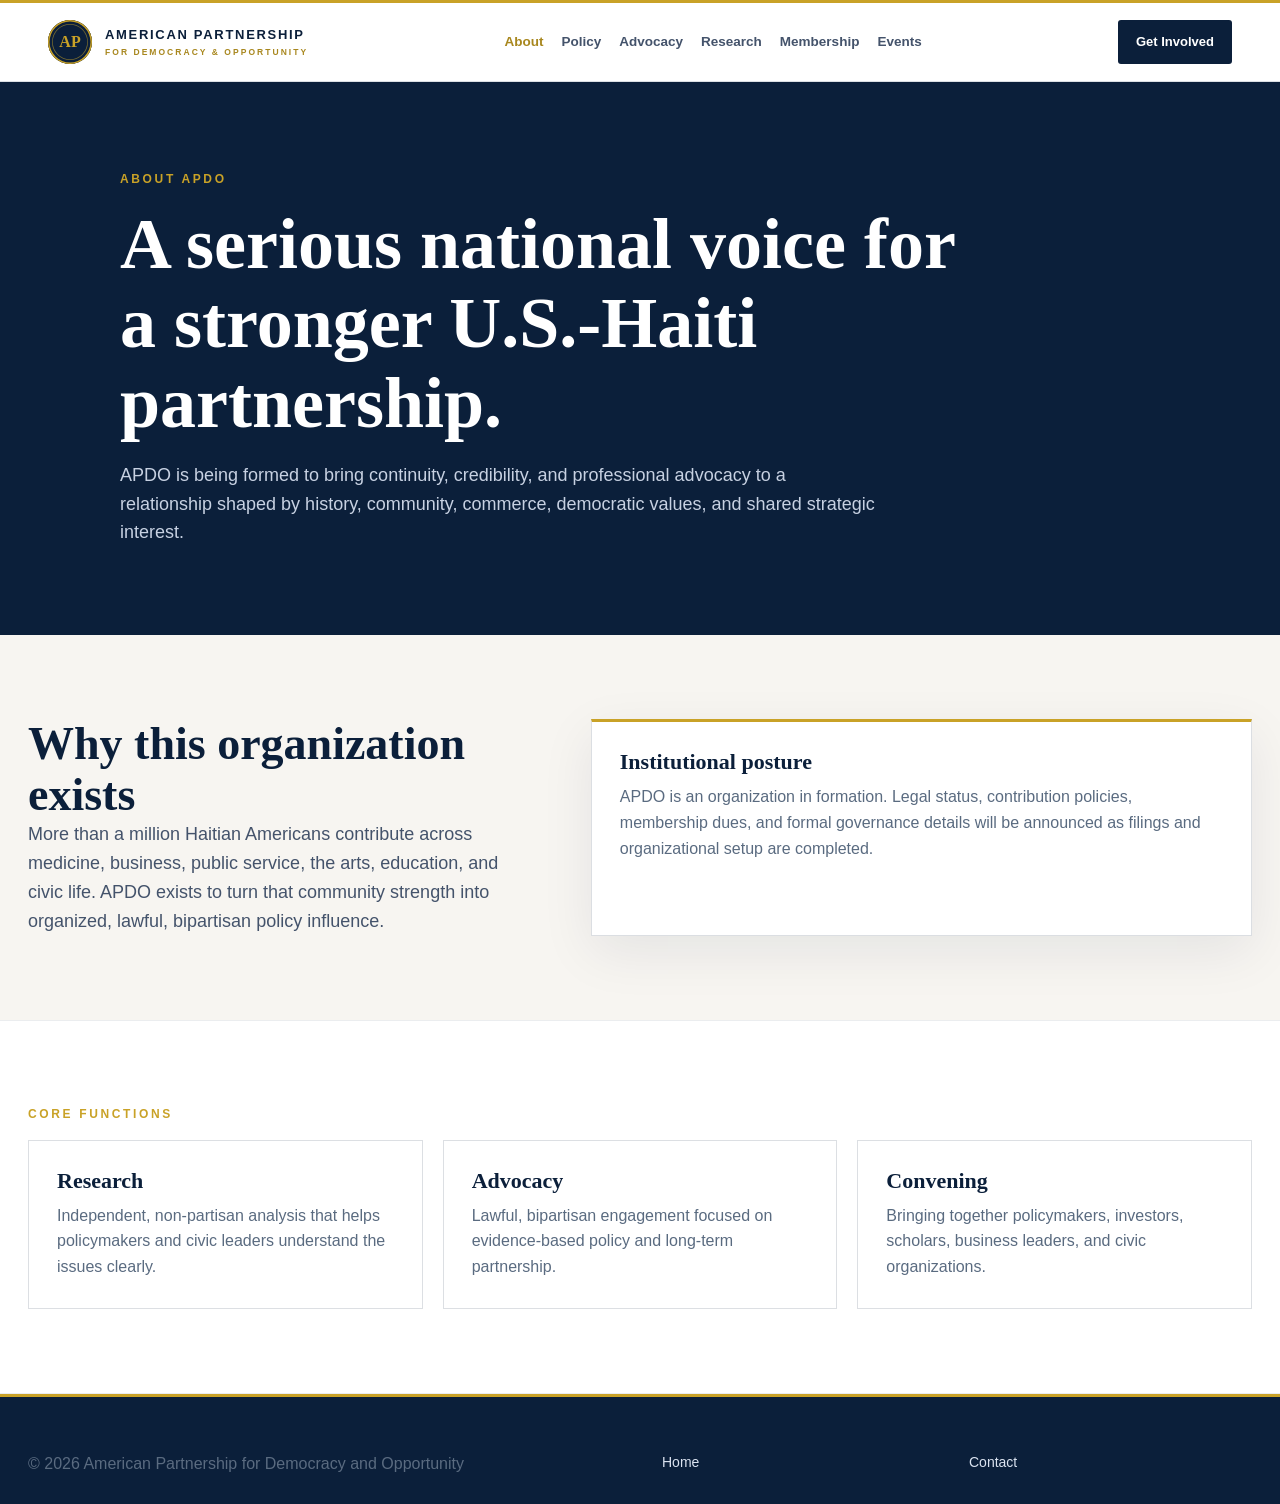
<file: about/index.html>
<!doctype html>
<html lang="en">
<head>
  <meta charset="utf-8">
  <meta name="viewport" content="width=device-width, initial-scale=1">
  <title>About APDO | American Partnership for Democracy and Opportunity</title>
  <meta name="description" content="Learn about APDO's mission to strengthen the U.S.-Haiti partnership through research, advocacy, investment, civic leadership, and democratic institutions.">
  <link rel="stylesheet" href="../styles.css">
</head>
<body>
  <header class="site-header"><div class="nav-wrap"><a class="brand" href="/apdo-home-preview/"><span class="seal">AP</span><span><strong>AMERICAN PARTNERSHIP</strong><span>FOR DEMOCRACY &amp; OPPORTUNITY</span></span></a><nav class="site-nav"><a aria-current="page" href="/apdo-home-preview/about/">About</a><a href="/apdo-home-preview/policy/">Policy</a><a href="/apdo-home-preview/advocacy/">Advocacy</a><a href="/apdo-home-preview/research/">Research</a><a href="/apdo-home-preview/membership/">Membership</a><a href="/apdo-home-preview/events/">Events</a></nav><a class="nav-cta" href="/apdo-home-preview/contact/">Get Involved</a></div></header>
  <main>
    <section class="page-hero"><div class="inner"><span class="eyebrow">About APDO</span><h1>A serious national voice for a stronger U.S.-Haiti partnership.</h1><p>APDO is being formed to bring continuity, credibility, and professional advocacy to a relationship shaped by history, community, commerce, democratic values, and shared strategic interest.</p></div></section>
    <section class="section"><div class="inner split"><div><h2>Why this organization exists</h2><p class="lede">More than a million Haitian Americans contribute across medicine, business, public service, the arts, education, and civic life. APDO exists to turn that community strength into organized, lawful, bipartisan policy influence.</p></div><div class="card feature"><h3>Institutional posture</h3><p>APDO is an organization in formation. Legal status, contribution policies, membership dues, and formal governance details will be announced as filings and organizational setup are completed.</p></div></div></section>
    <section class="section band"><div class="inner"><span class="eyebrow">Core functions</span><div class="grid"><article class="card"><h3>Research</h3><p>Independent, non-partisan analysis that helps policymakers and civic leaders understand the issues clearly.</p></article><article class="card"><h3>Advocacy</h3><p>Lawful, bipartisan engagement focused on evidence-based policy and long-term partnership.</p></article><article class="card"><h3>Convening</h3><p>Bringing together policymakers, investors, scholars, business leaders, and civic organizations.</p></article></div></div></section>
  </main>
  <footer class="site-footer"><div class="footer-inner"><p>© 2026 American Partnership for Democracy and Opportunity</p><div class="footer-links"><a href="/apdo-home-preview/">Home</a><a href="/apdo-home-preview/contact/">Contact</a></div></div></footer>
</body>
</html>
</file>
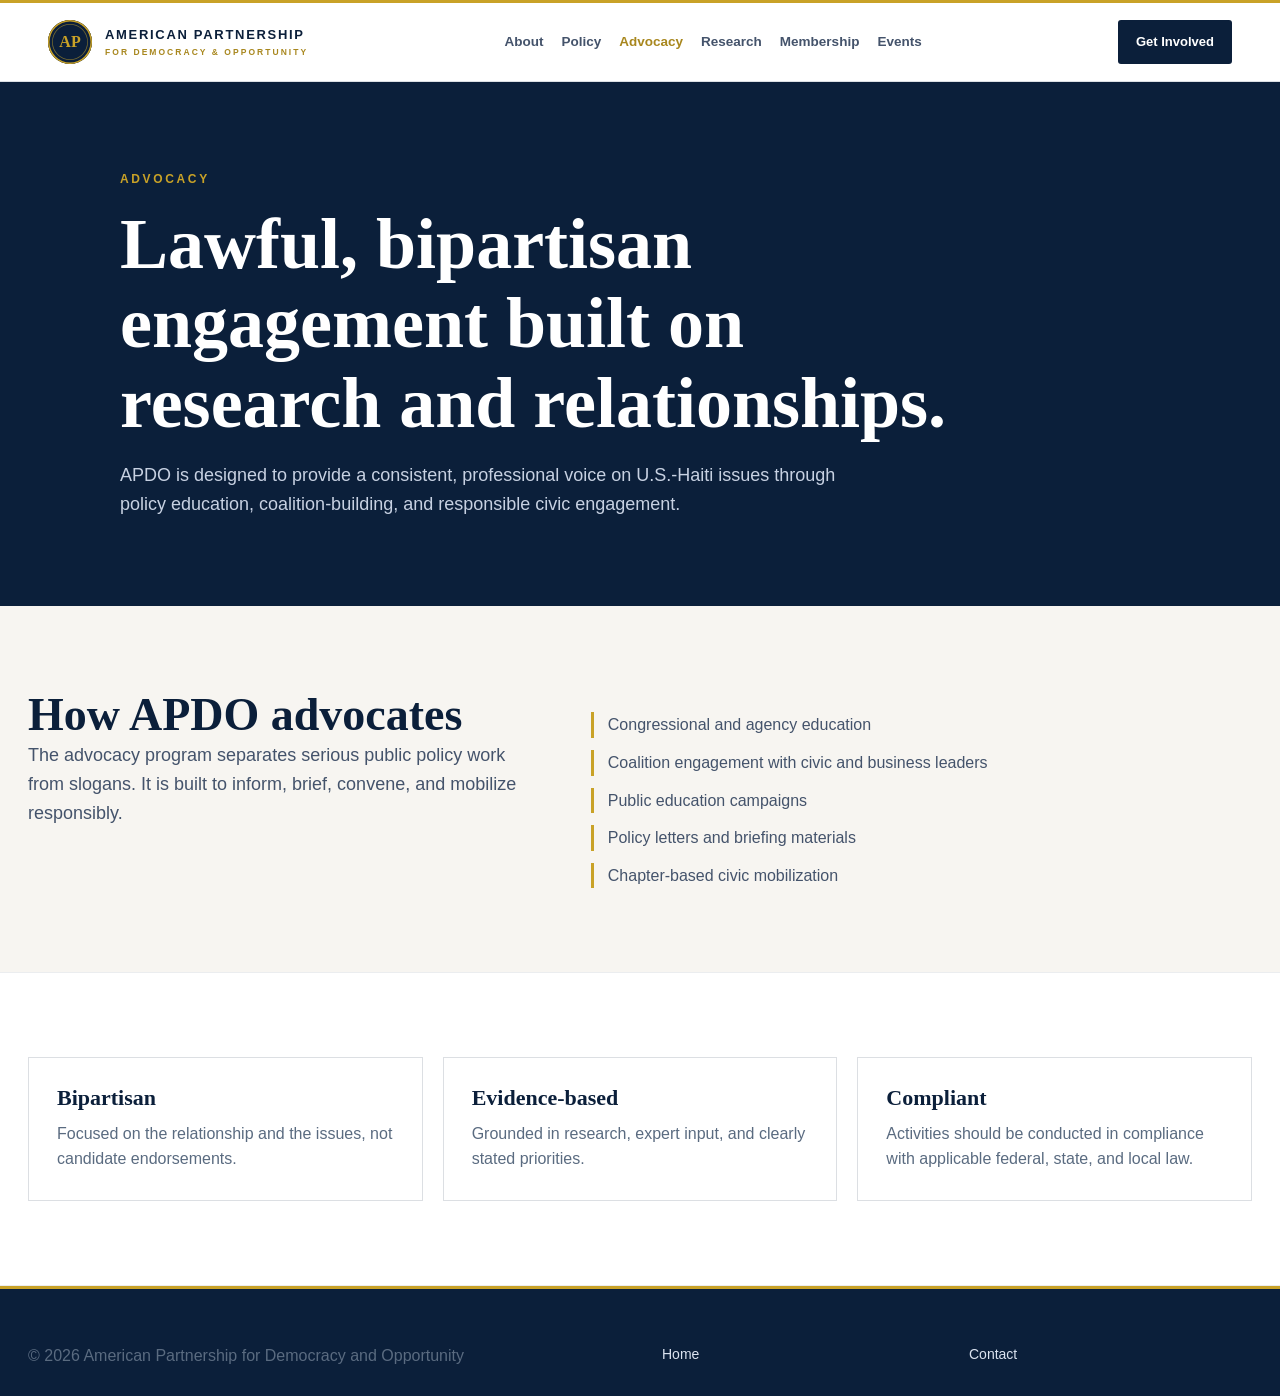
<file: advocacy/index.html>
<!doctype html>
<html lang="en">
<head><meta charset="utf-8"><meta name="viewport" content="width=device-width, initial-scale=1"><title>Advocacy | APDO</title><meta name="description" content="APDO advocacy work: lawful, bipartisan engagement to strengthen U.S.-Haiti policy, civic leadership, and public education."><link rel="stylesheet" href="../styles.css"></head>
<body>
  <header class="site-header"><div class="nav-wrap"><a class="brand" href="/apdo-home-preview/"><span class="seal">AP</span><span><strong>AMERICAN PARTNERSHIP</strong><span>FOR DEMOCRACY &amp; OPPORTUNITY</span></span></a><nav class="site-nav"><a href="/apdo-home-preview/about/">About</a><a href="/apdo-home-preview/policy/">Policy</a><a aria-current="page" href="/apdo-home-preview/advocacy/">Advocacy</a><a href="/apdo-home-preview/research/">Research</a><a href="/apdo-home-preview/membership/">Membership</a><a href="/apdo-home-preview/events/">Events</a></nav><a class="nav-cta" href="/apdo-home-preview/contact/">Get Involved</a></div></header>
  <main>
    <section class="page-hero"><div class="inner"><span class="eyebrow">Advocacy</span><h1>Lawful, bipartisan engagement built on research and relationships.</h1><p>APDO is designed to provide a consistent, professional voice on U.S.-Haiti issues through policy education, coalition-building, and responsible civic engagement.</p></div></section>
    <section class="section"><div class="inner split"><div><h2>How APDO advocates</h2><p class="lede">The advocacy program separates serious public policy work from slogans. It is built to inform, brief, convene, and mobilize responsibly.</p></div><ul class="list"><li>Congressional and agency education</li><li>Coalition engagement with civic and business leaders</li><li>Public education campaigns</li><li>Policy letters and briefing materials</li><li>Chapter-based civic mobilization</li></ul></div></section>
    <section class="section band"><div class="inner"><div class="grid"><article class="card"><h3>Bipartisan</h3><p>Focused on the relationship and the issues, not candidate endorsements.</p></article><article class="card"><h3>Evidence-based</h3><p>Grounded in research, expert input, and clearly stated priorities.</p></article><article class="card"><h3>Compliant</h3><p>Activities should be conducted in compliance with applicable federal, state, and local law.</p></article></div></div></section>
  </main>
  <footer class="site-footer"><div class="footer-inner"><p>© 2026 American Partnership for Democracy and Opportunity</p><div class="footer-links"><a href="/apdo-home-preview/">Home</a><a href="/apdo-home-preview/contact/">Contact</a></div></div></footer>
</body>
</html>
</file>
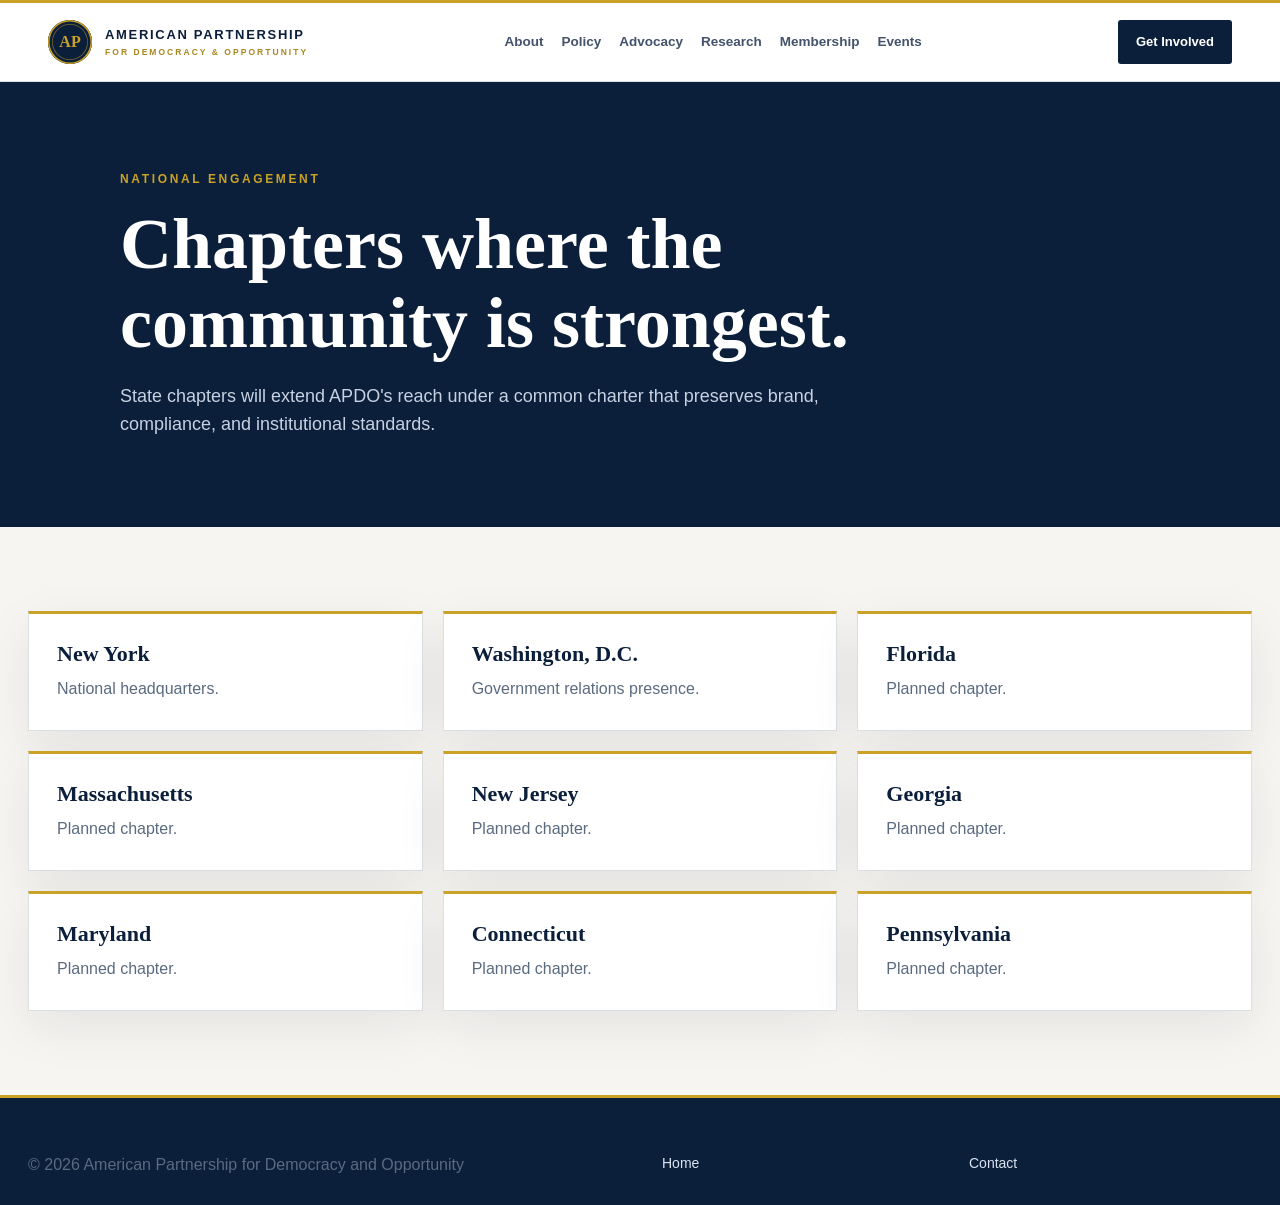
<file: chapters/index.html>
<!doctype html>
<html lang="en">
<head><meta charset="utf-8"><meta name="viewport" content="width=device-width, initial-scale=1"><title>National Chapters | APDO</title><meta name="description" content="APDO national engagement and planned chapters in New York, Washington D.C., Florida, Massachusetts, New Jersey, Georgia, Maryland, Connecticut, and Pennsylvania."><link rel="stylesheet" href="../styles.css"></head>
<body>
  <header class="site-header"><div class="nav-wrap"><a class="brand" href="/apdo-home-preview/"><span class="seal">AP</span><span><strong>AMERICAN PARTNERSHIP</strong><span>FOR DEMOCRACY &amp; OPPORTUNITY</span></span></a><nav class="site-nav"><a href="/apdo-home-preview/about/">About</a><a href="/apdo-home-preview/policy/">Policy</a><a href="/apdo-home-preview/advocacy/">Advocacy</a><a href="/apdo-home-preview/research/">Research</a><a href="/apdo-home-preview/membership/">Membership</a><a href="/apdo-home-preview/events/">Events</a></nav><a class="nav-cta" href="/apdo-home-preview/contact/">Get Involved</a></div></header>
  <main>
    <section class="page-hero"><div class="inner"><span class="eyebrow">National engagement</span><h1>Chapters where the community is strongest.</h1><p>State chapters will extend APDO's reach under a common charter that preserves brand, compliance, and institutional standards.</p></div></section>
    <section class="section"><div class="inner grid"><article class="card feature"><h3>New York</h3><p>National headquarters.</p></article><article class="card feature"><h3>Washington, D.C.</h3><p>Government relations presence.</p></article><article class="card feature"><h3>Florida</h3><p>Planned chapter.</p></article><article class="card feature"><h3>Massachusetts</h3><p>Planned chapter.</p></article><article class="card feature"><h3>New Jersey</h3><p>Planned chapter.</p></article><article class="card feature"><h3>Georgia</h3><p>Planned chapter.</p></article><article class="card feature"><h3>Maryland</h3><p>Planned chapter.</p></article><article class="card feature"><h3>Connecticut</h3><p>Planned chapter.</p></article><article class="card feature"><h3>Pennsylvania</h3><p>Planned chapter.</p></article></div></section>
  </main>
  <footer class="site-footer"><div class="footer-inner"><p>© 2026 American Partnership for Democracy and Opportunity</p><div class="footer-links"><a href="/apdo-home-preview/">Home</a><a href="/apdo-home-preview/contact/">Contact</a></div></div></footer>
</body>
</html>
</file>
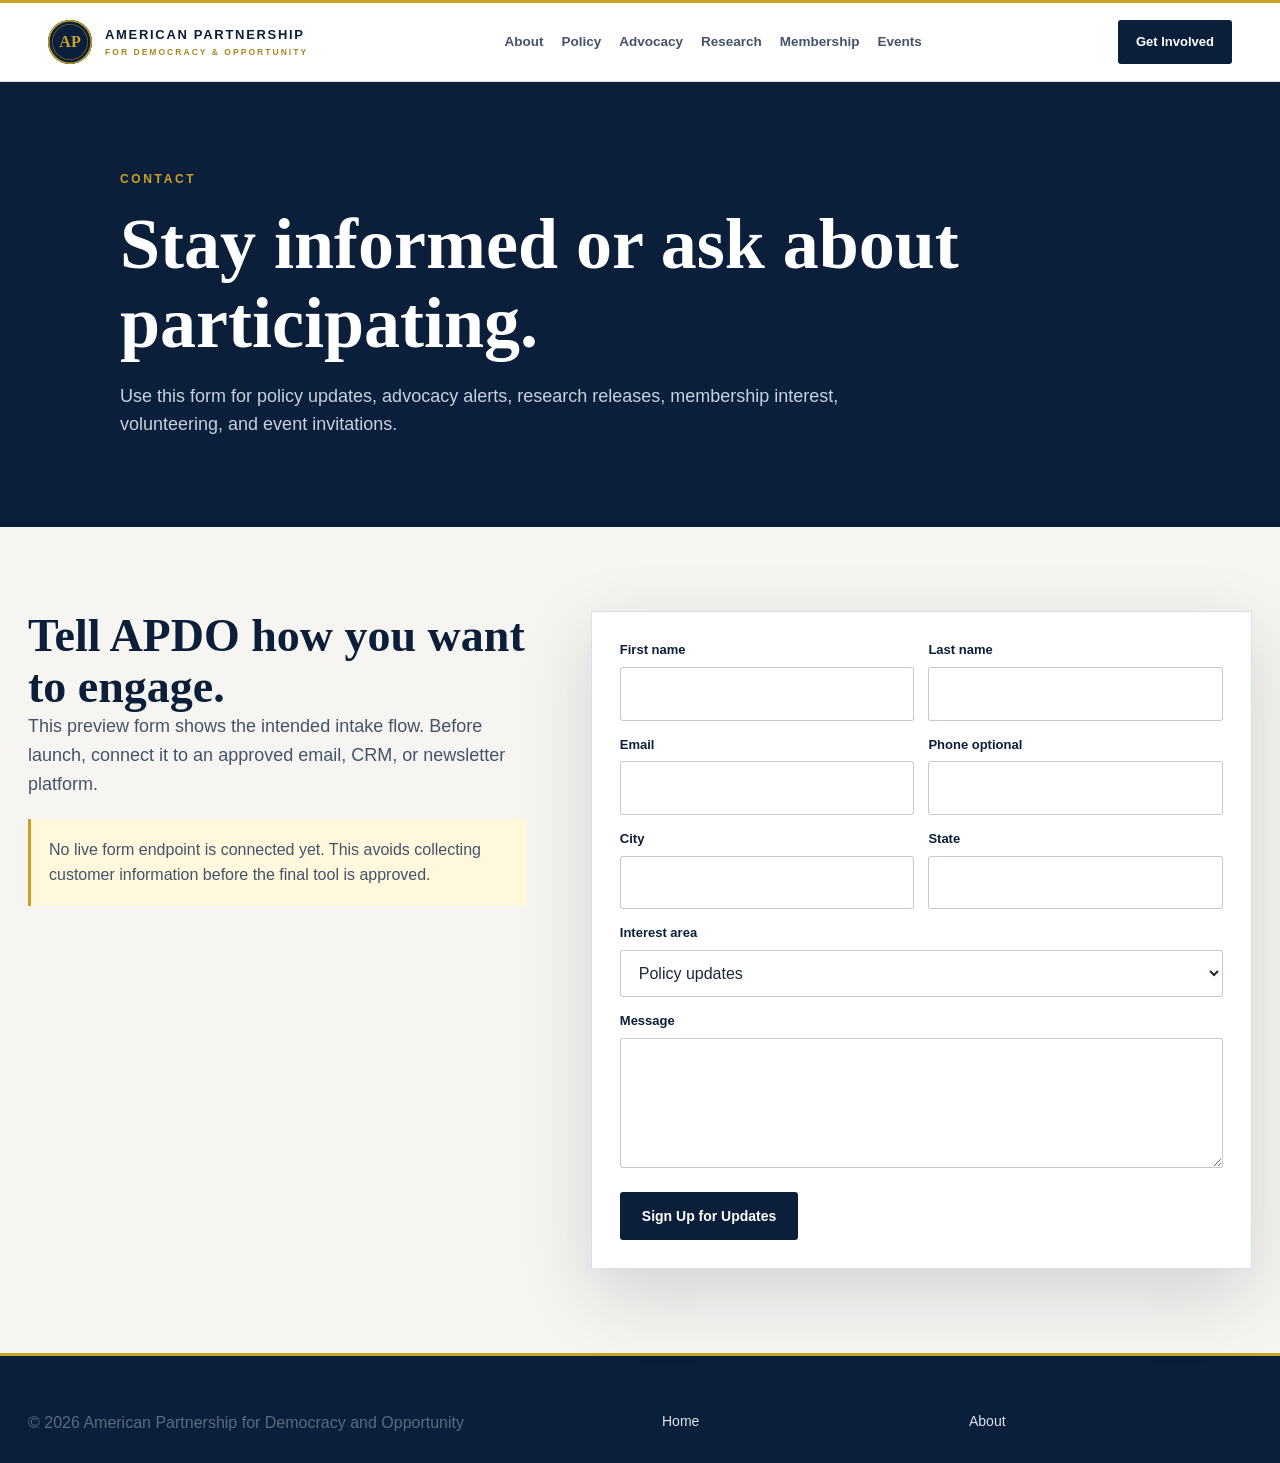
<file: contact/index.html>
<!doctype html>
<html lang="en">
<head><meta charset="utf-8"><meta name="viewport" content="width=device-width, initial-scale=1"><title>Contact APDO | American Partnership for Democracy and Opportunity</title><meta name="description" content="Contact APDO to join the mailing list, ask about founding membership, support research, or learn about policy and advocacy opportunities."><link rel="stylesheet" href="../styles.css"></head>
<body>
  <header class="site-header"><div class="nav-wrap"><a class="brand" href="/apdo-home-preview/"><span class="seal">AP</span><span><strong>AMERICAN PARTNERSHIP</strong><span>FOR DEMOCRACY &amp; OPPORTUNITY</span></span></a><nav class="site-nav"><a href="/apdo-home-preview/about/">About</a><a href="/apdo-home-preview/policy/">Policy</a><a href="/apdo-home-preview/advocacy/">Advocacy</a><a href="/apdo-home-preview/research/">Research</a><a href="/apdo-home-preview/membership/">Membership</a><a href="/apdo-home-preview/events/">Events</a></nav><a class="nav-cta" aria-current="page" href="/apdo-home-preview/contact/">Get Involved</a></div></header>
  <main>
    <section class="page-hero"><div class="inner"><span class="eyebrow">Contact</span><h1>Stay informed or ask about participating.</h1><p>Use this form for policy updates, advocacy alerts, research releases, membership interest, volunteering, and event invitations.</p></div></section>
    <section class="section"><div class="inner split"><div><h2>Tell APDO how you want to engage.</h2><p class="lede">This preview form shows the intended intake flow. Before launch, connect it to an approved email, CRM, or newsletter platform.</p><p class="notice">No live form endpoint is connected yet. This avoids collecting customer information before the final tool is approved.</p></div><form class="form" onsubmit="event.preventDefault();document.getElementById('done').hidden=false;this.reset();"><div class="form-grid"><div class="field"><label>First name</label><input required></div><div class="field"><label>Last name</label><input required></div><div class="field"><label>Email</label><input type="email" required></div><div class="field"><label>Phone optional</label><input></div><div class="field"><label>City</label><input></div><div class="field"><label>State</label><input></div><div class="field full"><label>Interest area</label><select><option>Policy updates</option><option>Advocacy alerts</option><option>Events</option><option>Research releases</option><option>Membership</option><option>Volunteering</option></select></div><div class="field full"><label>Message</label><textarea></textarea></div></div><button class="button navy" type="submit" style="border:0;margin-top:16px">Sign Up for Updates</button><p id="done" class="notice" hidden>Thank you. This preview confirms the form experience; connect a live endpoint before launch.</p></form></div></section>
  </main>
  <footer class="site-footer"><div class="footer-inner"><p>© 2026 American Partnership for Democracy and Opportunity</p><div class="footer-links"><a href="/apdo-home-preview/">Home</a><a href="/apdo-home-preview/about/">About</a></div></div></footer>
</body>
</html>
</file>
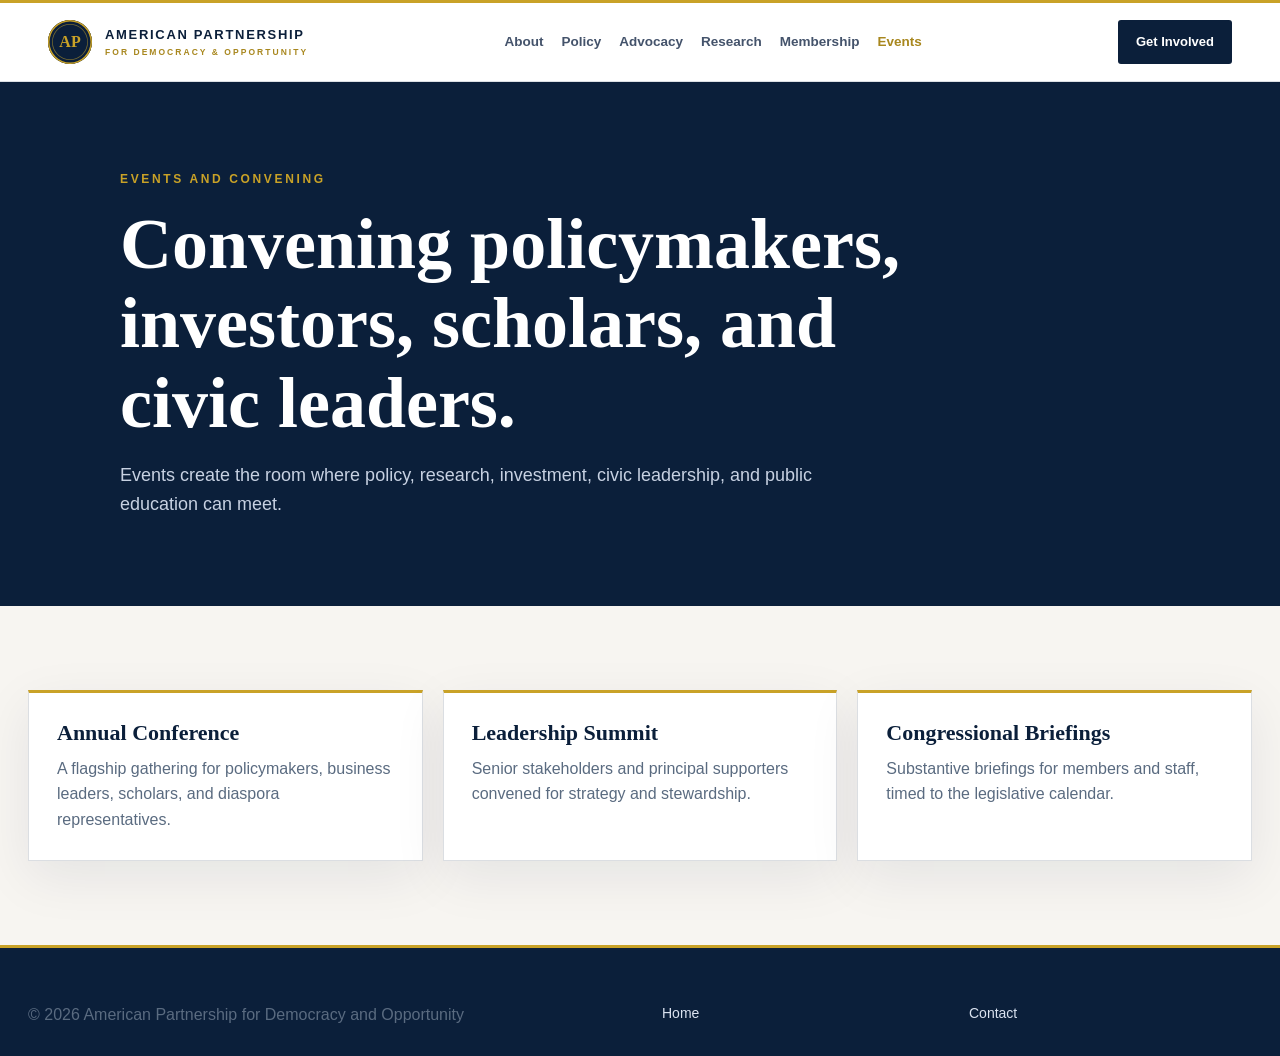
<file: events/index.html>
<!doctype html>
<html lang="en">
<head><meta charset="utf-8"><meta name="viewport" content="width=device-width, initial-scale=1"><title>Events and Convening | APDO</title><meta name="description" content="APDO events including annual conferences, leadership summits, congressional briefings, and policy convenings."><link rel="stylesheet" href="../styles.css"></head>
<body>
  <header class="site-header"><div class="nav-wrap"><a class="brand" href="/apdo-home-preview/"><span class="seal">AP</span><span><strong>AMERICAN PARTNERSHIP</strong><span>FOR DEMOCRACY &amp; OPPORTUNITY</span></span></a><nav class="site-nav"><a href="/apdo-home-preview/about/">About</a><a href="/apdo-home-preview/policy/">Policy</a><a href="/apdo-home-preview/advocacy/">Advocacy</a><a href="/apdo-home-preview/research/">Research</a><a href="/apdo-home-preview/membership/">Membership</a><a aria-current="page" href="/apdo-home-preview/events/">Events</a></nav><a class="nav-cta" href="/apdo-home-preview/contact/">Get Involved</a></div></header>
  <main>
    <section class="page-hero"><div class="inner"><span class="eyebrow">Events and convening</span><h1>Convening policymakers, investors, scholars, and civic leaders.</h1><p>Events create the room where policy, research, investment, civic leadership, and public education can meet.</p></div></section>
    <section class="section"><div class="inner grid"><article class="card feature"><h3>Annual Conference</h3><p>A flagship gathering for policymakers, business leaders, scholars, and diaspora representatives.</p></article><article class="card feature"><h3>Leadership Summit</h3><p>Senior stakeholders and principal supporters convened for strategy and stewardship.</p></article><article class="card feature"><h3>Congressional Briefings</h3><p>Substantive briefings for members and staff, timed to the legislative calendar.</p></article></div></section>
  </main>
  <footer class="site-footer"><div class="footer-inner"><p>© 2026 American Partnership for Democracy and Opportunity</p><div class="footer-links"><a href="/apdo-home-preview/">Home</a><a href="/apdo-home-preview/contact/">Contact</a></div></div></footer>
</body>
</html>
</file>
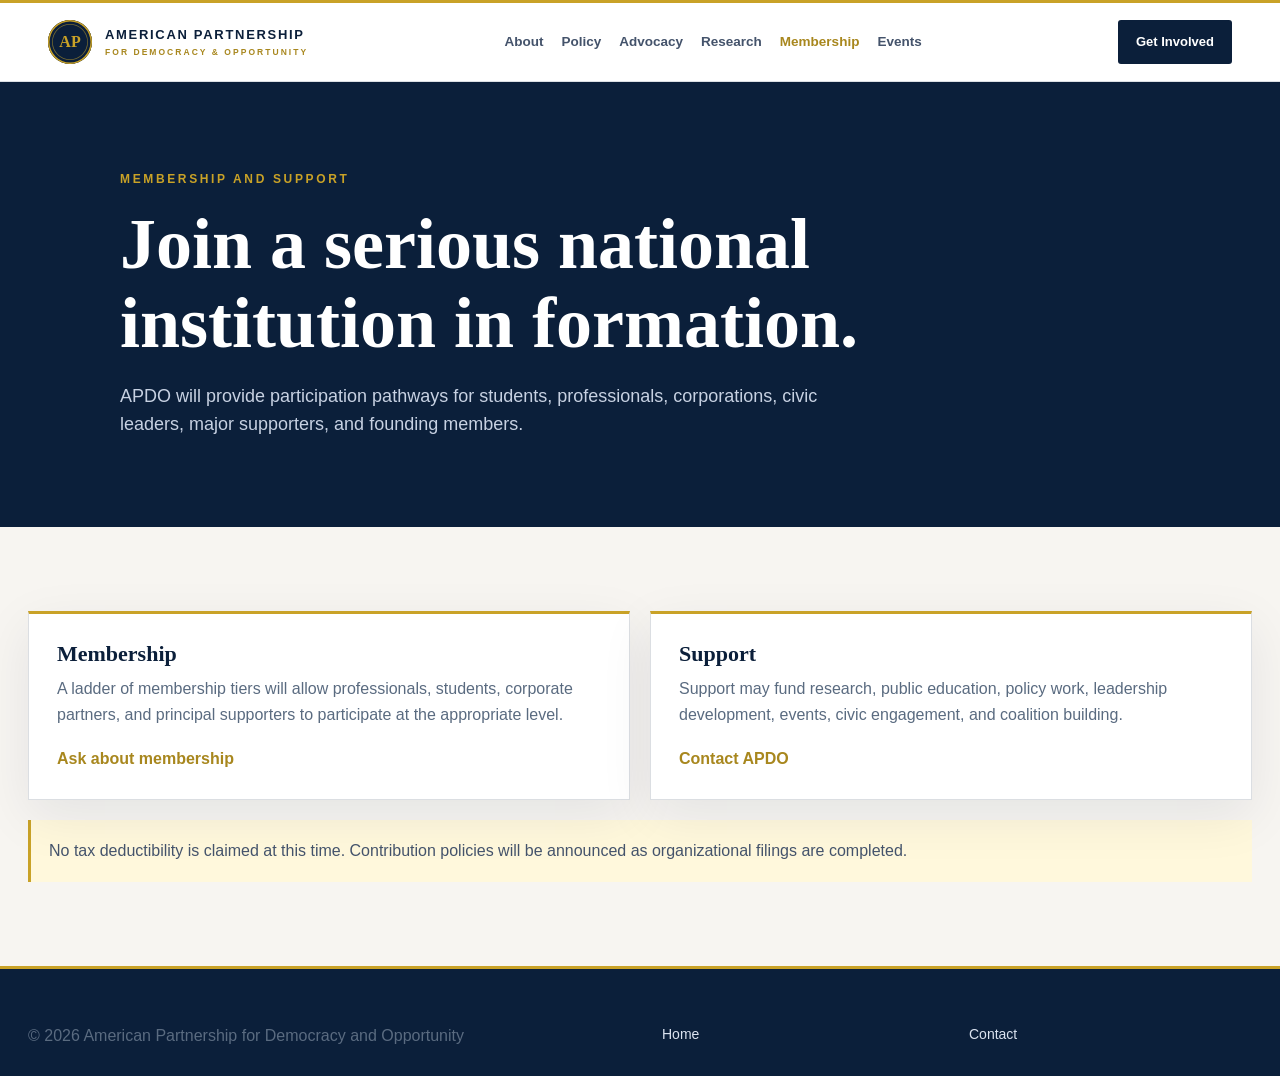
<file: membership/index.html>
<!doctype html>
<html lang="en">
<head><meta charset="utf-8"><meta name="viewport" content="width=device-width, initial-scale=1"><title>Membership and Support | APDO</title><meta name="description" content="Founding membership and support pathways for the American Partnership for Democracy and Opportunity."><link rel="stylesheet" href="../styles.css"></head>
<body>
  <header class="site-header"><div class="nav-wrap"><a class="brand" href="/apdo-home-preview/"><span class="seal">AP</span><span><strong>AMERICAN PARTNERSHIP</strong><span>FOR DEMOCRACY &amp; OPPORTUNITY</span></span></a><nav class="site-nav"><a href="/apdo-home-preview/about/">About</a><a href="/apdo-home-preview/policy/">Policy</a><a href="/apdo-home-preview/advocacy/">Advocacy</a><a href="/apdo-home-preview/research/">Research</a><a aria-current="page" href="/apdo-home-preview/membership/">Membership</a><a href="/apdo-home-preview/events/">Events</a></nav><a class="nav-cta" href="/apdo-home-preview/contact/">Get Involved</a></div></header>
  <main>
    <section class="page-hero"><div class="inner"><span class="eyebrow">Membership and support</span><h1>Join a serious national institution in formation.</h1><p>APDO will provide participation pathways for students, professionals, corporations, civic leaders, major supporters, and founding members.</p></div></section>
    <section class="section"><div class="inner grid two"><article class="card feature"><h3>Membership</h3><p>A ladder of membership tiers will allow professionals, students, corporate partners, and principal supporters to participate at the appropriate level.</p><a href="/apdo-home-preview/contact/">Ask about membership</a></article><article class="card feature"><h3>Support</h3><p>Support may fund research, public education, policy work, leadership development, events, civic engagement, and coalition building.</p><a href="/apdo-home-preview/contact/">Contact APDO</a></article></div><div class="inner"><p class="notice">No tax deductibility is claimed at this time. Contribution policies will be announced as organizational filings are completed.</p></div></section>
  </main>
  <footer class="site-footer"><div class="footer-inner"><p>© 2026 American Partnership for Democracy and Opportunity</p><div class="footer-links"><a href="/apdo-home-preview/">Home</a><a href="/apdo-home-preview/contact/">Contact</a></div></div></footer>
</body>
</html>
</file>
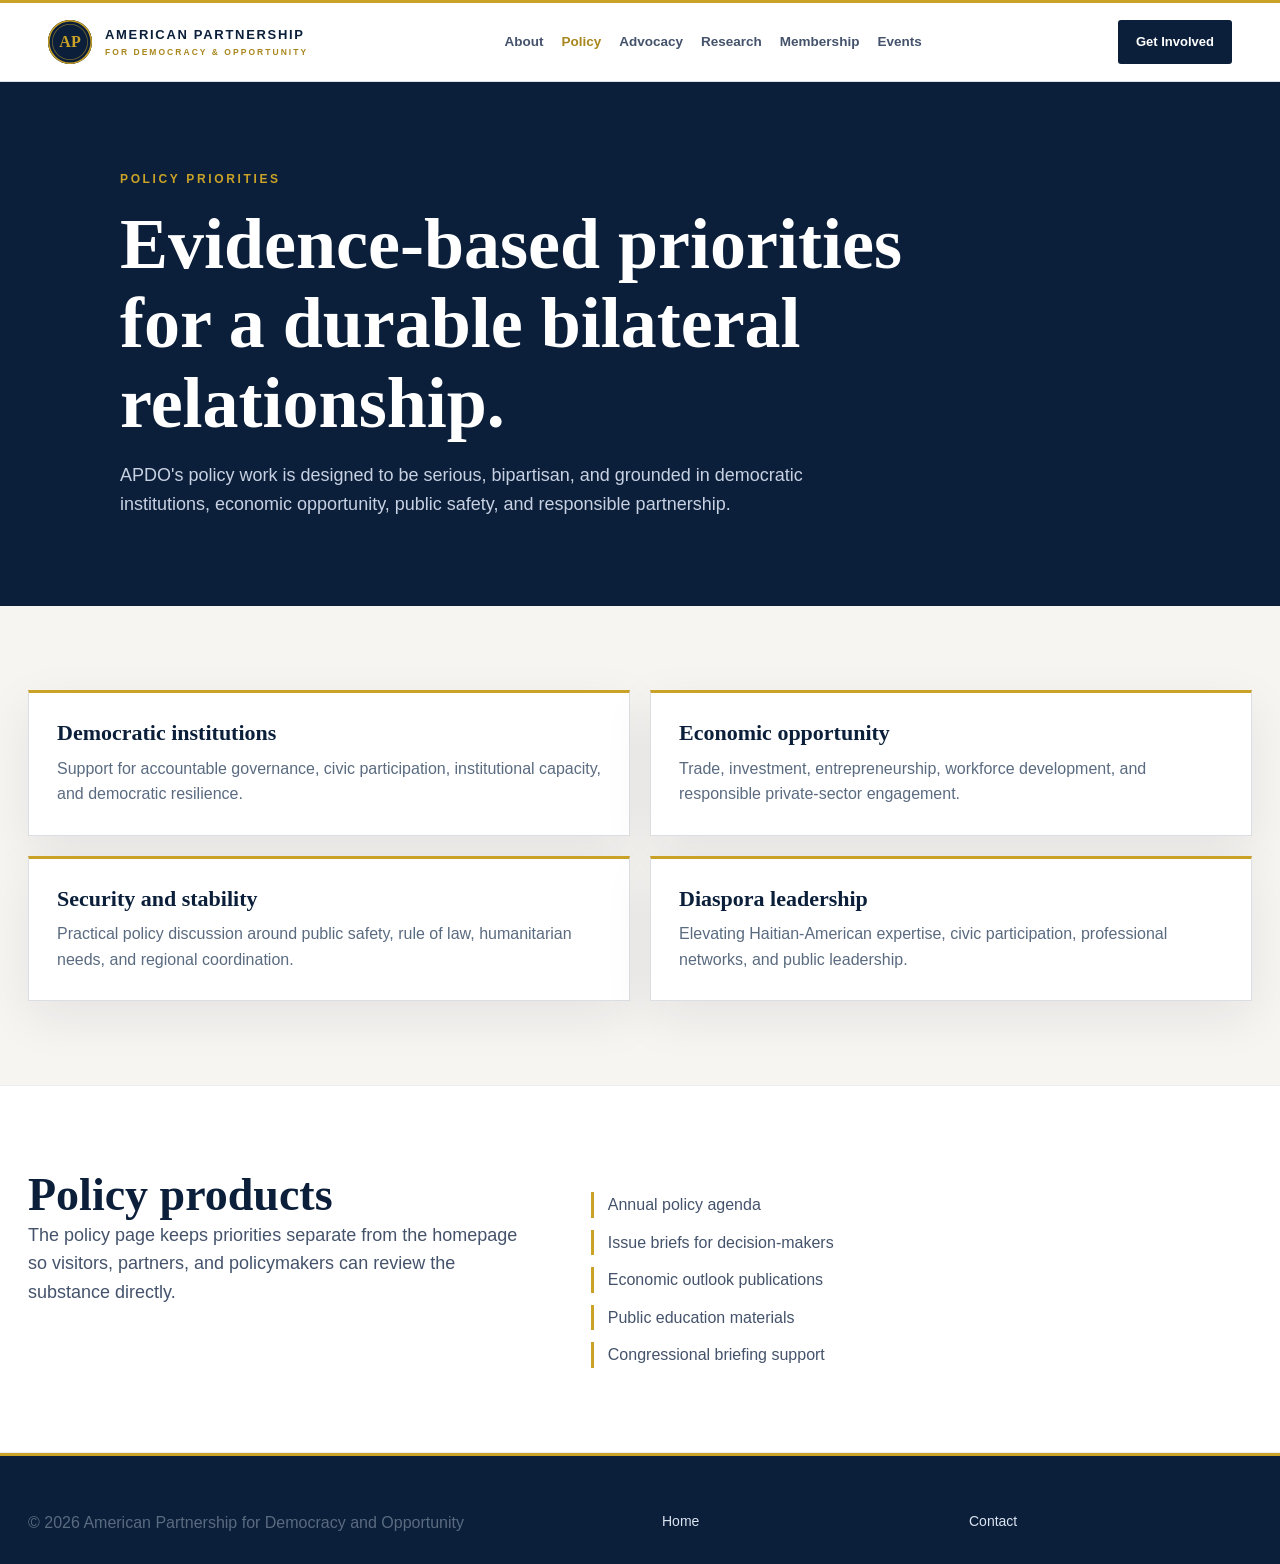
<file: policy/index.html>
<!doctype html>
<html lang="en">
<head><meta charset="utf-8"><meta name="viewport" content="width=device-width, initial-scale=1"><title>Policy Priorities | APDO</title><meta name="description" content="APDO policy priorities for the U.S.-Haiti relationship, including democracy, economic opportunity, security, responsible investment, and diaspora leadership."><link rel="stylesheet" href="../styles.css"></head>
<body>
  <header class="site-header"><div class="nav-wrap"><a class="brand" href="/apdo-home-preview/"><span class="seal">AP</span><span><strong>AMERICAN PARTNERSHIP</strong><span>FOR DEMOCRACY &amp; OPPORTUNITY</span></span></a><nav class="site-nav"><a href="/apdo-home-preview/about/">About</a><a aria-current="page" href="/apdo-home-preview/policy/">Policy</a><a href="/apdo-home-preview/advocacy/">Advocacy</a><a href="/apdo-home-preview/research/">Research</a><a href="/apdo-home-preview/membership/">Membership</a><a href="/apdo-home-preview/events/">Events</a></nav><a class="nav-cta" href="/apdo-home-preview/contact/">Get Involved</a></div></header>
  <main>
    <section class="page-hero"><div class="inner"><span class="eyebrow">Policy priorities</span><h1>Evidence-based priorities for a durable bilateral relationship.</h1><p>APDO's policy work is designed to be serious, bipartisan, and grounded in democratic institutions, economic opportunity, public safety, and responsible partnership.</p></div></section>
    <section class="section"><div class="inner"><div class="grid two"><article class="card feature"><h3>Democratic institutions</h3><p>Support for accountable governance, civic participation, institutional capacity, and democratic resilience.</p></article><article class="card feature"><h3>Economic opportunity</h3><p>Trade, investment, entrepreneurship, workforce development, and responsible private-sector engagement.</p></article><article class="card feature"><h3>Security and stability</h3><p>Practical policy discussion around public safety, rule of law, humanitarian needs, and regional coordination.</p></article><article class="card feature"><h3>Diaspora leadership</h3><p>Elevating Haitian-American expertise, civic participation, professional networks, and public leadership.</p></article></div></div></section>
    <section class="section band"><div class="inner split"><div><h2>Policy products</h2><p class="lede">The policy page keeps priorities separate from the homepage so visitors, partners, and policymakers can review the substance directly.</p></div><ul class="list"><li>Annual policy agenda</li><li>Issue briefs for decision-makers</li><li>Economic outlook publications</li><li>Public education materials</li><li>Congressional briefing support</li></ul></div></section>
  </main>
  <footer class="site-footer"><div class="footer-inner"><p>© 2026 American Partnership for Democracy and Opportunity</p><div class="footer-links"><a href="/apdo-home-preview/">Home</a><a href="/apdo-home-preview/contact/">Contact</a></div></div></footer>
</body>
</html>
</file>
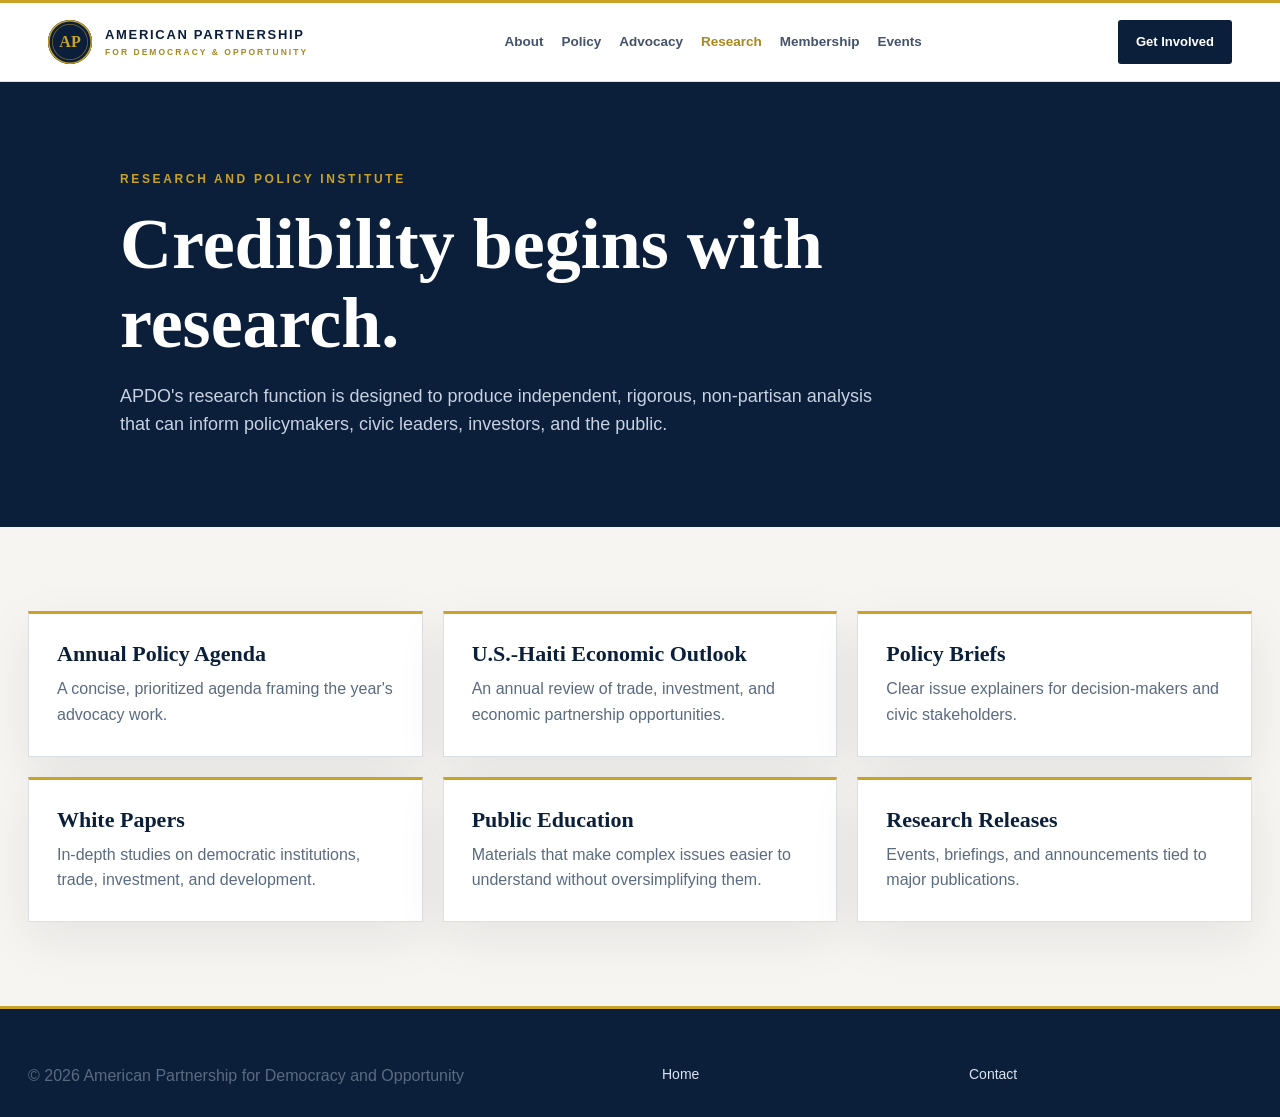
<file: research/index.html>
<!doctype html>
<html lang="en">
<head><meta charset="utf-8"><meta name="viewport" content="width=device-width, initial-scale=1"><title>Research Institute | APDO</title><meta name="description" content="APDO research and policy institute publishing annual agendas, economic outlooks, policy briefs, white papers, and public education materials."><link rel="stylesheet" href="../styles.css"></head>
<body>
  <header class="site-header"><div class="nav-wrap"><a class="brand" href="/apdo-home-preview/"><span class="seal">AP</span><span><strong>AMERICAN PARTNERSHIP</strong><span>FOR DEMOCRACY &amp; OPPORTUNITY</span></span></a><nav class="site-nav"><a href="/apdo-home-preview/about/">About</a><a href="/apdo-home-preview/policy/">Policy</a><a href="/apdo-home-preview/advocacy/">Advocacy</a><a aria-current="page" href="/apdo-home-preview/research/">Research</a><a href="/apdo-home-preview/membership/">Membership</a><a href="/apdo-home-preview/events/">Events</a></nav><a class="nav-cta" href="/apdo-home-preview/contact/">Get Involved</a></div></header>
  <main>
    <section class="page-hero"><div class="inner"><span class="eyebrow">Research and policy institute</span><h1>Credibility begins with research.</h1><p>APDO's research function is designed to produce independent, rigorous, non-partisan analysis that can inform policymakers, civic leaders, investors, and the public.</p></div></section>
    <section class="section"><div class="inner"><div class="grid"><article class="card feature"><h3>Annual Policy Agenda</h3><p>A concise, prioritized agenda framing the year's advocacy work.</p></article><article class="card feature"><h3>U.S.-Haiti Economic Outlook</h3><p>An annual review of trade, investment, and economic partnership opportunities.</p></article><article class="card feature"><h3>Policy Briefs</h3><p>Clear issue explainers for decision-makers and civic stakeholders.</p></article><article class="card feature"><h3>White Papers</h3><p>In-depth studies on democratic institutions, trade, investment, and development.</p></article><article class="card feature"><h3>Public Education</h3><p>Materials that make complex issues easier to understand without oversimplifying them.</p></article><article class="card feature"><h3>Research Releases</h3><p>Events, briefings, and announcements tied to major publications.</p></article></div></div></section>
  </main>
  <footer class="site-footer"><div class="footer-inner"><p>© 2026 American Partnership for Democracy and Opportunity</p><div class="footer-links"><a href="/apdo-home-preview/">Home</a><a href="/apdo-home-preview/contact/">Contact</a></div></div></footer>
</body>
</html>
</file>
<file: styles.css>
:root {
  --navy: #0b1f3a;
  --navy-2: #122d52;
  --gold: #c9a227;
  --gold-dark: #a8871e;
  --paper: #f7f5f1;
  --white: #ffffff;
  --ink: #1c2938;
  --muted: #5a6b80;
  --line: rgba(11, 31, 58, 0.14);
  --shadow: 0 24px 70px rgba(11, 31, 58, 0.16);
}

* { box-sizing: border-box; }
html { scroll-behavior: smooth; }
body {
  margin: 0;
  background: var(--paper);
  color: var(--ink);
  font-family: "Public Sans", "Segoe UI", sans-serif;
  line-height: 1.6;
  -webkit-font-smoothing: antialiased;
}

a { color: inherit; }
.skip-link {
  position: absolute;
  left: -999px;
  top: 12px;
  background: var(--navy);
  color: var(--white);
  padding: 10px 14px;
  z-index: 20;
}
.skip-link:focus { left: 12px; }

.site-header {
  position: sticky;
  top: 0;
  z-index: 10;
  background: rgba(255,255,255,.94);
  border-top: 3px solid var(--gold);
  border-bottom: 1px solid var(--line);
  backdrop-filter: blur(14px);
}

.nav-wrap {
  max-width: 1240px;
  margin: 0 auto;
  padding: 0 28px;
  min-height: 78px;
  display: grid;
  grid-template-columns: auto 1fr auto;
  align-items: center;
  gap: 24px;
}

.brand {
  display: flex;
  align-items: center;
  gap: 13px;
  text-decoration: none;
}

.seal {
  width: 44px;
  height: 44px;
  border-radius: 50%;
  background: var(--navy);
  color: var(--gold);
  display: grid;
  place-items: center;
  font-family: Georgia, serif;
  font-weight: 700;
  box-shadow: inset 0 0 0 1.5px var(--gold), inset 0 0 0 4px var(--navy), inset 0 0 0 4.75px rgba(201,162,39,.55);
}

.brand strong {
  display: block;
  font-size: 13px;
  letter-spacing: .13em;
  color: var(--navy);
}

.brand span span {
  display: block;
  font-size: 8.5px;
  letter-spacing: .24em;
  color: var(--gold-dark);
  font-weight: 700;
}

.site-nav {
  display: flex;
  justify-content: center;
  align-items: center;
  gap: 18px;
}

.site-nav a {
  text-decoration: none;
  color: #44536b;
  font-size: 13.5px;
  font-weight: 600;
}
.site-nav a:hover,
.site-nav a[aria-current="page"] { color: var(--gold-dark); }

.nav-cta {
  text-decoration: none;
  color: var(--white);
  background: var(--navy);
  padding: 12px 18px;
  border-radius: 3px;
  font-size: 13px;
  font-weight: 700;
}

.hero {
  background:
    linear-gradient(90deg, rgba(11,31,58,.96), rgba(11,31,58,.84)),
    url("https://images.unsplash.com/photo-1529107386315-e1a2ed48a620?auto=format&fit=crop&w=1800&q=80") center/cover;
  color: var(--white);
}

.hero-inner {
  max-width: 1240px;
  margin: 0 auto;
  min-height: 620px;
  padding: 92px 28px 76px;
  display: grid;
  grid-template-columns: minmax(0, 1fr) 360px;
  gap: 64px;
  align-items: end;
}

.eyebrow {
  display: block;
  margin-bottom: 16px;
  font-size: 12px;
  font-weight: 800;
  letter-spacing: .22em;
  text-transform: uppercase;
  color: var(--gold);
}

h1, h2, h3 {
  margin: 0;
  font-family: Georgia, "Times New Roman", serif;
  color: inherit;
  line-height: 1.1;
}

h1 {
  max-width: 850px;
  font-size: clamp(44px, 6vw, 72px);
  font-weight: 600;
}

h2 {
  font-size: clamp(30px, 4vw, 46px);
  font-weight: 600;
  color: var(--navy);
}

h3 {
  font-size: 22px;
  font-weight: 600;
  color: var(--navy);
}

p { margin: 0; color: var(--muted); }
.hero p { color: #c7d1e2; max-width: 690px; font-size: 18px; }

.actions {
  display: flex;
  flex-wrap: wrap;
  gap: 14px;
  margin-top: 28px;
}

.button {
  display: inline-flex;
  align-items: center;
  justify-content: center;
  min-height: 48px;
  padding: 13px 22px;
  border-radius: 3px;
  text-decoration: none;
  font-weight: 800;
  font-size: 14px;
}

.button.gold { background: var(--gold); color: var(--navy); }
.button.navy { background: var(--navy); color: var(--white); }
.button.outline { border: 1.5px solid rgba(255,255,255,.48); color: var(--white); }

.brief-card {
  background: rgba(255,255,255,.08);
  border: 1px solid rgba(201,162,39,.35);
  padding: 28px;
  backdrop-filter: blur(12px);
}

.brief-card strong {
  display: block;
  color: var(--gold);
  font-size: 13px;
  letter-spacing: .16em;
  text-transform: uppercase;
  margin-bottom: 12px;
}

.section {
  padding: 84px 28px;
}

.inner {
  max-width: 1240px;
  margin: 0 auto;
}

.split {
  display: grid;
  grid-template-columns: .86fr 1.14fr;
  gap: 64px;
  align-items: start;
}

.lede {
  font-size: 18px;
  color: #44536b;
  max-width: 760px;
}

.grid {
  display: grid;
  grid-template-columns: repeat(3, minmax(0,1fr));
  gap: 20px;
}

.grid.two { grid-template-columns: repeat(2, minmax(0,1fr)); }

.card {
  background: var(--white);
  border: 1px solid var(--line);
  padding: 28px;
  min-height: 100%;
}

.card.feature {
  border-top: 3px solid var(--gold);
  box-shadow: 0 16px 50px rgba(11,31,58,.08);
}

.card p { margin-top: 10px; }
.card a {
  display: inline-flex;
  margin-top: 18px;
  color: var(--gold-dark);
  font-weight: 800;
  text-decoration: none;
}

.band {
  background: var(--white);
  border-top: 1px solid rgba(11,31,58,.08);
  border-bottom: 1px solid rgba(11,31,58,.08);
}

.page-hero {
  background: var(--navy);
  color: var(--white);
  padding: 88px 28px;
}
.page-hero .inner { max-width: 1040px; }
.page-hero p { color: #c7d1e2; margin-top: 18px; font-size: 18px; max-width: 760px; }

.list {
  list-style: none;
  padding: 0;
  margin: 22px 0 0;
  display: grid;
  gap: 12px;
}
.list li {
  border-left: 3px solid var(--gold);
  padding-left: 14px;
  color: #44536b;
}

.notice {
  background: #fff8dc;
  border-left: 3px solid var(--gold);
  padding: 18px;
  color: #44536b;
  margin-top: 20px;
}

.form {
  background: var(--white);
  border: 1px solid var(--line);
  padding: 28px;
  box-shadow: var(--shadow);
}

.form-grid {
  display: grid;
  grid-template-columns: repeat(2, minmax(0,1fr));
  gap: 14px;
}

.field.full { grid-column: 1 / -1; }
label { display: block; font-weight: 800; font-size: 13px; color: var(--navy); margin-bottom: 6px; }
input, select, textarea {
  width: 100%;
  border: 1px solid rgba(11,31,58,.24);
  padding: 13px 14px;
  font: inherit;
  color: var(--ink);
  background: var(--white);
  border-radius: 3px;
}
textarea { min-height: 130px; resize: vertical; }

.site-footer {
  background: var(--navy);
  color: #b9c4d6;
  border-top: 3px solid var(--gold);
  padding: 54px 28px 28px;
}
.footer-inner {
  max-width: 1240px;
  margin: 0 auto;
  display: grid;
  grid-template-columns: 1fr 1fr;
  gap: 44px;
}
.footer-links {
  display: grid;
  grid-template-columns: repeat(2, minmax(0,1fr));
  gap: 8px 24px;
}
.footer-links a { color: #dbe3f0; text-decoration: none; font-size: 14px; }
.legal {
  max-width: 1240px;
  margin: 34px auto 0;
  padding-top: 22px;
  border-top: 1px solid rgba(185,196,214,.16);
  font-size: 12px;
  color: #7e8fac;
}

@media (max-width: 920px) {
  .nav-wrap { grid-template-columns: 1fr; padding: 16px 20px; }
  .site-nav { justify-content: flex-start; flex-wrap: wrap; gap: 12px 18px; }
  .nav-cta { width: max-content; }
  .hero-inner, .split, .footer-inner { grid-template-columns: 1fr; }
  .hero-inner { min-height: auto; padding-top: 70px; }
  .grid, .grid.two { grid-template-columns: 1fr; }
}

@media (max-width: 620px) {
  .brand span span { display: none; }
  .section, .page-hero { padding-inline: 20px; }
  .form-grid { grid-template-columns: 1fr; }
}
</file>
